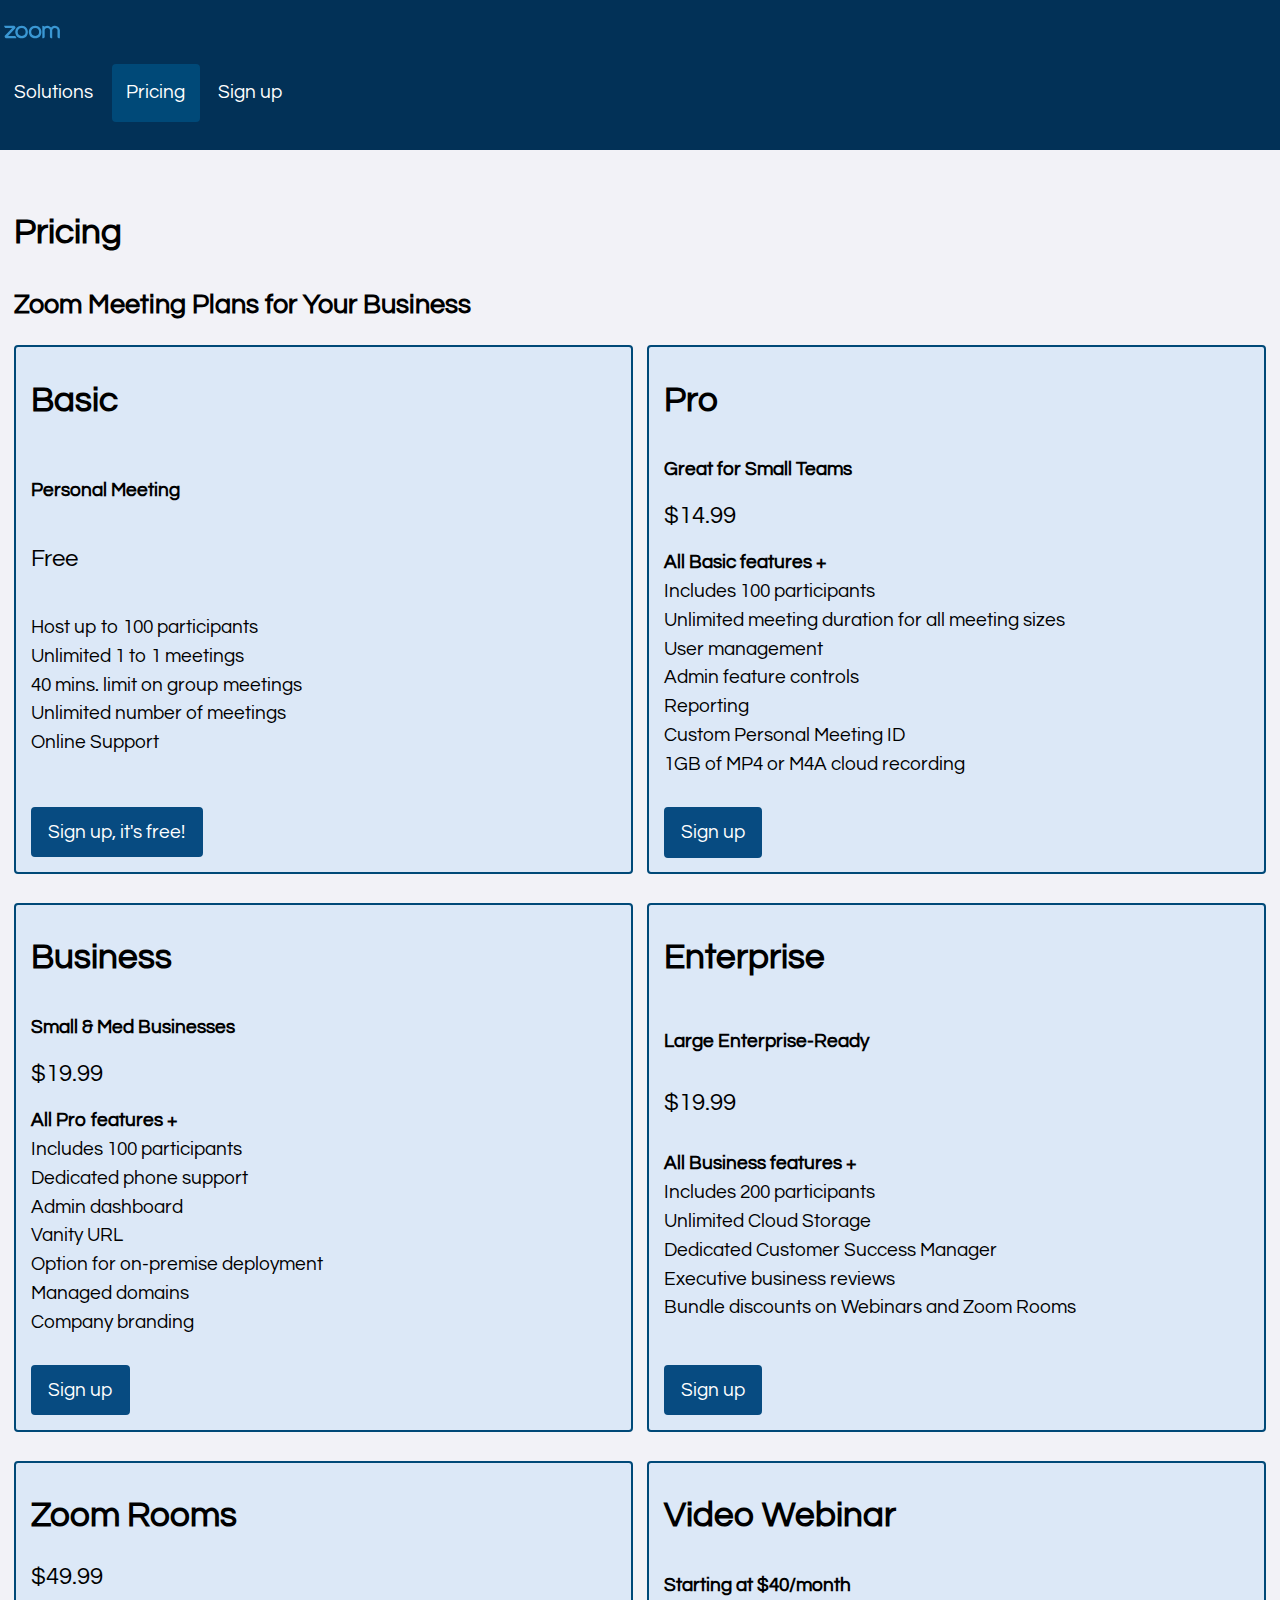
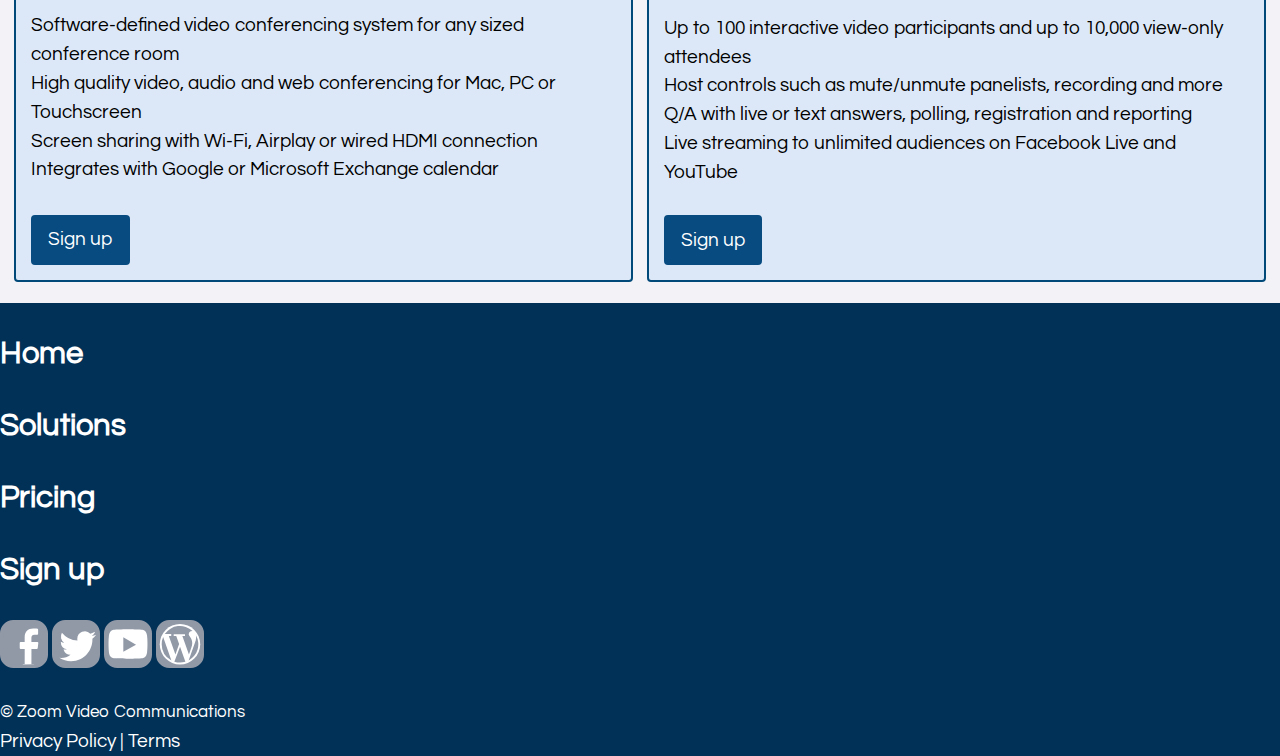
<file: pricing.html>
<!DOCTYPE html>
<html lang="en-ca">
<head>
  <meta charset="utf-8">
  <title>Pricing</title>
  <link href="https://fonts.googleapis.com/css?family=Questrial" rel="stylesheet">
  <meta name="viewport" content="width=device-width,initial-scale=1">
  <link href="css/modules.css" rel="stylesheet">
  <link href="css/grid.css" rel="stylesheet">
  <link href="css/type.css" rel="stylesheet">
  <link href="css/main.css" rel="stylesheet">
</head>
<body>

  <header>
    <div>
      <a href="index.html">
        <img class="icon i-64" src="images/zoom-logo.svg" alt="">
      </a>
    </div>
    <nav>
      <ul class="nav push-none pad-b list-group list-group-inline">
        <li><a class="island-1-2 link-box" href="tour.html">Solutions</a></li>
        <li><a id="current" class="island-1-2 link-box" href="pricing.html">Pricing</a></li>
        <li><a class="island-1-2 link-box" href="sign-up.html">Sign up</a></li>
      </ul>
    </nav>
  </header>

  <main>
    <h1 class="push-1-2 pad-t-2 gutter-1-2">Pricing</h1>
    <h2 class="tera push-1-2 pad-t-1-2 gutter-1-2">Zoom Meeting Plans for Your Business</h2>
    <ol class="grid grid-stretch gutter-1-4 list-group">

      <li class="unit island-1-4 xs-1 s-1 m-1-2 l-1-2 unit-content-distribute push-1-2">
        <div class="card content-fill unit-content-distribute island-1-2">
          <h2 class="exa pad-t-1-2 push-1-2">Basic</h2>
          <h2 class="kilo pad-t-1-2 push-1-2">Personal Meeting</h2>
          <p class="giga push-1-2">Free</p>
          <ol class="list-group">
            <li>Host up to 100 participants</li>
            <li>Unlimited 1 to 1 meetings</li>
            <li>40 mins. limit on group meetings</li>
            <li>Unlimited number of meetings</li>
            <li>Online Support</li>
          </ol>
          <div>
            <a class="btn" href="sign-up.html">Sign up, it's free!</a>
          </div>
        </div>
      </li>

      <li class="unit island-1-4 xs-1 s-1 m-1-2 l-1-2 unit-content-distribute push-1-2">
        <div class="card content-fill unit-content-distribute island-1-2">
          <h2 class="exa pad-t-1-2 push-1-2">Pro</h2>
          <h2 class="kilo pad-t-1-2 push-1-2">Great for Small Teams</h2>
          <p class="giga push-1-2">$14.99</p>
          <ol class="list-group">
            <li class="bold">All Basic features +</li>
            <li>Includes 100 participants</li>
            <li>Unlimited meeting duration for all meeting sizes</li>
            <li>User management</li>
            <li>Admin feature controls</li>
            <li>Reporting</li>
            <li>Custom Personal Meeting ID</li>
            <li>1GB of MP4 or M4A cloud recording</li>
          </ol>
          <div>
            <a class="btn" href="sign-up.html">Sign up</a>
          </div>
        </div>
      </li>

      <li class="unit island-1-4 xs-1 s-1 m-1-2 l-1-2 unit-content-distribute push-1-2">
        <div class="card content-fill unit-content-distribute island-1-2">
          <h2 class="exa pad-t-1-2 push-1-2">Business</h2>
          <h2 class="kilo pad-t-1-2 push-1-2">Small & Med Businesses</h2>
          <p class="giga push-1-2">$19.99</p>
          <ol class="list-group">
            <li class="bold">All Pro features +</li>
            <li>Includes 100 participants</li>
            <li>Dedicated phone support</li>
            <li>Admin dashboard</li>
            <li>Vanity URL</li>
            <li>Option for on-premise deployment</li>
            <li>Managed domains</li>
            <li>Company branding</li>
          </ol>
          <div>
            <a class="btn" href="sign-up.html">Sign up</a>
          </div>
        </div>
      </li>

      <li class="unit island-1-4 xs-1 s-1 m-1-2 l-1-2 unit-content-distribute push-1-2">
        <div class="card content-fill unit-content-distribute island-1-2">
          <h2 class="exa pad-t-1-2 push-1-2">Enterprise</h2>
          <h2 class="kilo pad-t-1-2 push-1-2">Large Enterprise-Ready</h2>
          <p class="giga push-1-2">$19.99</p>
          <ol class="list-group">
            <li class="bold">All Business features + </li>
            <li>Includes 200 participants</li>
            <li>Unlimited Cloud Storage</li>
            <li>Dedicated Customer Success Manager</li>
            <li>Executive business reviews</li>
            <li>Bundle discounts on Webinars and Zoom Rooms</li>
          </ol>
          <div>
            <a class="btn" href="sign-up.html">Sign up</a>
          </div>
        </div>
      </li>

      <li class="unit island-1-4 xs-1 s-1 m-1-2 l-1-2 unit-content-distribute push-1-2">
        <div class="card content-fill unit-content-distribute island-1-2">
          <h2 class="exa pad-t-1-2 push-1-2">Zoom Rooms</h2>
          <p class="giga push-1-2">$49.99</p>
          <ol class="list-group">
            <li>Software-defined video conferencing system for any sized conference room </li>
            <li>High quality video, audio and web conferencing for Mac, PC or Touchscreen</li>
            <li>Screen sharing with Wi-Fi, Airplay or wired HDMI connection </li>
            <li>Integrates with Google or Microsoft Exchange calendar</li>
          </ol>
          <div>
            <a class="btn" href="sign-up.html">Sign up</a>
          </div>
        </div>
      </li>

      <li class="unit island-1-4 xs-1 s-1 m-1-2 l-1-2 unit-content-distribute push-1-2">
        <div class="card content-fill unit-content-distribute island-1-2">
          <h2 class="exa pad-t-1-2 push-1-2">Video Webinar</h2>
          <h2 class="kilo pad-t-1-2 push-1-2">Starting at $40/month</h2>
          <ol class="list-group">
            <li>Up to 100 interactive video participants and up to 10,000 view-only attendees </li>
            <li>Host controls such as mute/unmute panelists, recording and more</li>
            <li>Q/A with live or text answers, polling, registration and reporting </li>
            <li>Live streaming to unlimited audiences on Facebook Live and YouTube</li>
          </ol>
          <div>
            <a class="btn" href="sign-up.html">Sign up</a>
          </div>
        </div>
      </li>
    </ol>
  </main>

  <footer class="pad-t">
    <div>
      <div>
        <a class="link-box" href="index.html"><h2>Home</h2></a>
      </div>
      <div>
        <a class="link-box" href="tour.html"><h2>Solutions</h2></a>
      </div>
      <div>
        <a class="link-box" href="pricing.html"><h2>Pricing</h2></a>
      </div>
      <div>
        <a class="link-box" href="sign-up.html"><h2>Sign up</h2></a>
      </div>

      <section>
        <div>
          <ol class="list-group list-group-inline">
            <li>
              <a href="#">
                <img class="icon i-48" src="images/facebook.svg" alt="">
              </a>
            </li>
            <li>
              <a href="#">
                <img class="icon i-48" src="images/twitter.svg" alt="">
              </a>
            </li>
            <li>
              <a href="#">
                <img class="icon i-48" src="images/youtube.svg" alt="">
              </a>
            </li>
            <li>
              <a href="#">
                <img class="icon i-48" src="images/wordpress.svg" alt="">
              </a>
            </li>
          </ol>
        </div>
      </section>

      <small>© Zoom Video Communications</small>
      <div>
        <a class="link-box" href="#">Privacy Policy | Terms</a>
      </div>
    </div>

  </footer>

</body>
</html>
</file>
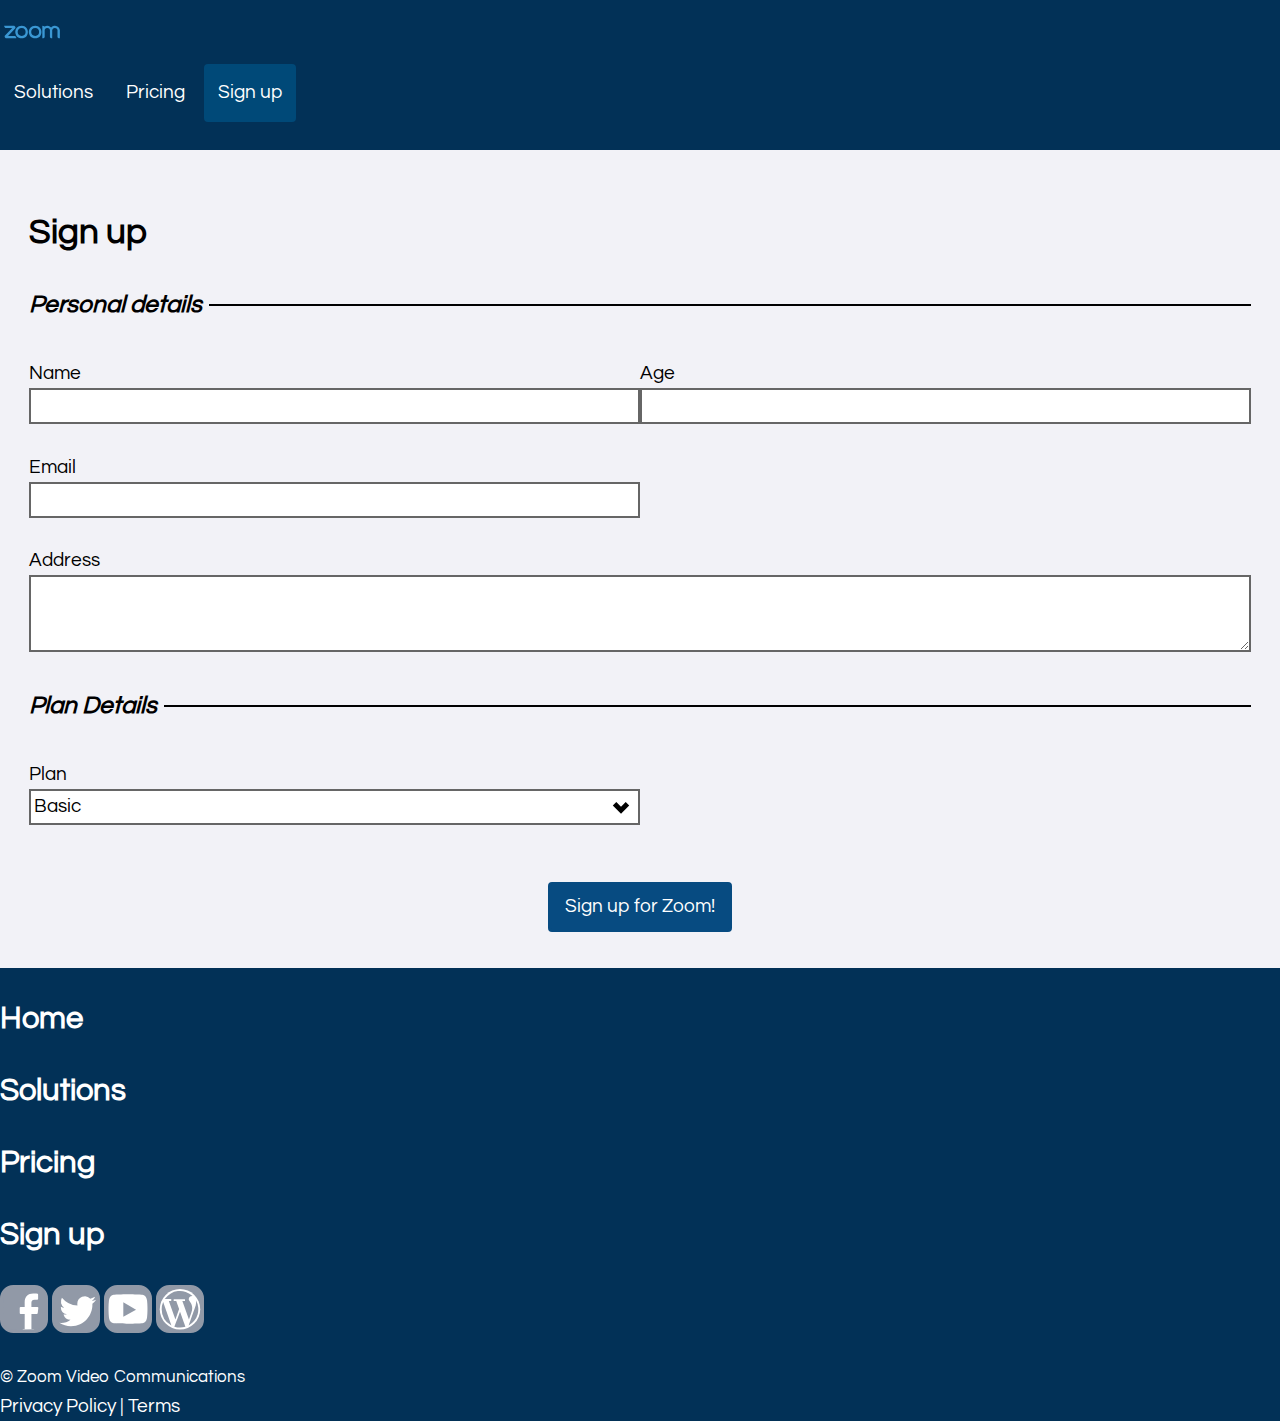
<file: sign-up.html>
<!DOCTYPE html>
<html lang="en-ca">
<head>
  <meta charset="utf-8">
  <title>Sign Up</title>
  <link href="https://fonts.googleapis.com/css?family=Questrial" rel="stylesheet">
  <meta name="viewport" content="width=device-width,initial-scale=1">
  <link href="css/modules.css" rel="stylesheet">
  <link href="css/grid.css" rel="stylesheet">
  <link href="css/type.css" rel="stylesheet">
  <link href="css/main.css" rel="stylesheet">
</head>
<body>

  <header>
    <div>
      <a href="index.html">
        <img class="icon i-64" src="images/zoom-logo.svg" alt="">
      </a>
    </div>
    <nav>
      <ul class="nav push-none pad-b list-group list-group-inline">
        <li><a class="island-1-2 link-box" href="tour.html">Solutions</a></li>
        <li><a class="island-1-2 link-box" href="pricing.html">Pricing</a></li>
        <li><a id="current" class="island-1-2 link-box" href="sign-up.html">Sign up</a></li>
      </ul>
    </nav>
  </header>

  <section class="pad-t-2 gutter">
    <h1>Sign up</h1>

    <form method="POST" action="https://formspree.io/smit1711@algonquinlive.com">
      <fieldset>
        <legend class="personal giga push italic">Personal details</legend>
        <div class="grid">
          <div class="name-div push unit xs-1 s-1 m-1 l-1-2">
            <label for="name">Name</label>
            <input id="name" name="name" required>
          </div>
          <div class="push unit xs-1 s-1 m-1 l-1-2">
            <label for="age">Age</label>
            <input id="age" type="number" name="age">
          </div>
          <div class="email-div push unit xs-1 s-1 m-1 l-1-2">
            <label for="email">Email</label>
            <input id="email" type="email" name="email">
          </div>
          <div class="unit xs-1 s-1 m-1 l-1">
            <label for="address">Address</label>
            <textarea id="address" name="address"></textarea>
          </div>
        </div>
      </fieldset>
      <fieldset>
        <legend class="mission giga push italic">Plan Details</legend>
        <div class="unit xs-1 s-1 m-1 l-1">
          <div class="push unit xs-1 s-1 m-1 l-1-2">
            <label for="subject">Plan</label>
            <select id="subject" name="_subject">
              <option>Basic</option>
              <option>Pro</option>
              <option>Business</option>
              <option>Enterprise</option>
              <option>Video Webinar</option>
              <option>Zoom Rooms</option>
            </select>
          </div>
        </div>
        <div class="pad-t center-content-horizontal">
          <button class="btn" type="submit">Sign up for Zoom!</button>
        </div>
        <input type="hidden" name="_subject" value="SIgn up to Zoom today!">
      </fieldset>
    </form>
  </section>

  <footer class="pad-t">
    <div>
      <div>
        <a class="link-box" href="index.html"><h2>Home</h2></a>
      </div>
      <div>
        <a class="link-box" href="tour.html"><h2>Solutions</h2></a>
      </div>
      <div>
        <a class="link-box" href="pricing.html"><h2>Pricing</h2></a>
      </div>
      <div>
        <a class="link-box" href="sign-up.html"><h2>Sign up</h2></a>
      </div>

      <section>
        <div>
          <ol class="list-group list-group-inline">
            <li>
              <a href="#">
                <img class="icon i-48" src="images/facebook.svg" alt="">
              </a>
            </li>
            <li>
              <a href="#">
                <img class="icon i-48" src="images/twitter.svg" alt="">
              </a>
            </li>
            <li>
              <a href="#">
                <img class="icon i-48" src="images/youtube.svg" alt="">
              </a>
            </li>
            <li>
              <a href="#">
                <img class="icon i-48" src="images/wordpress.svg" alt="">
              </a>
            </li>
          </ol>
        </div>
      </section>

      <small>© Zoom Video Communications</small>
      <div>
        <a class="link-box" href="#">Privacy Policy | Terms</a>
      </div>
    </div>

  </footer>

</body>
</html>
</file>
<file: css/modules.css>
/*
 * Modulifier || Code released under the UNLICENSE
 * Code under other copyrights & licenses listed below.
 * https://modulifier.web-dev.tools/#responsive;images;list-group;embed;media-object;icons;hidden;positioning;nice-lists;forms;buttons;accessibility;print
 */

@-moz-viewport { width: device-width; scale: 1; }
@-ms-viewport { width: device-width; scale: 1; }
@-o-viewport { width: device-width; scale: 1; }
@-webkit-viewport { width: device-width; scale: 1; }
@viewport { width: device-width; scale: 1; }

html {
  box-sizing: border-box;
  -moz-text-size-adjust: 100%;
  -ms-text-size-adjust: 100%;
  -webkit-text-size-adjust: 100%;
  text-size-adjust: 100%;
}

*, *::before, *::after {
  box-sizing: inherit;
}

body {
  margin: 0;
}

article,
aside,
details,
figcaption,
figure,
footer,
header,
main,
menu,
nav,
section,
summary {
  display: block;
}

audio,
canvas,
progress,
video {
  display: inline-block;
  vertical-align: baseline;
}

template {
  display: none;
}

details {
  cursor: pointer;
}

audio:not([controls]) {
  display: none;
  height: 0;
}

a,
area,
button,
input,
label,
select,
textarea,
[tabindex] {
  -ms-touch-action: manipulation;
  touch-action: manipulation;
}

img {
  border: 0;
}

.img-flex,
.img-flex img {
  display: block;
  width: 100%;
}

svg {
  fill: currentColor;
}

svg:not(:root) {
  overflow: hidden;
}

svg.img-flex {
  width: 100%;
  height: 100%;
}

.image-replacement, .ir {
  overflow: hidden;
  direction: ltr;
  text-align: left;
  text-indent: 100%;
  white-space: nowrap;
}

.list-group, .list-group-inline, .list-group--inline {
  padding-left: 0;
  list-style-type: none;
}

.list-group > dd {
  margin-left: 0;
}

.list-group-inline::before,
.list-group-inline::after,
.list-group--inline::before,
.list-group--inline::after {
  content: "";
  display: table;
}

.list-group-inline::after,
.list-group--inline::after {
  clear: both;
}

.list-group-inline > li,
.list-group--inline > li {
  display: inline-block;
}

.list-group-inline > dt,
.list-group--inline > dt {
  clear: left;
  float: left;
  width: 11em;
}

.list-group-inline > dd,
.list-group--inline > dd {
  float: left;
  min-width: 12em;
}

.embed {
  margin-left: 0;
  margin-right: 0;
  overflow: hidden;
  position: relative;
  width: 100%;
}

.embed-1by1, .embed--1by1 {
  padding-top: 100%; /* Square */
}

.embed-4by3, .embed--4by3 {
  padding-top: 75%; /* Traditional TV/computer screens */
}

.embed-iso216, .embed--iso216 {
  padding-top: 70.92%; /* A-standard paper sizes */
}

.embed-3by2, .embed--3by2 {
  padding-top: 66.6%; /* Classic 35 mm film & most digital photos, landscape */
}

.embed-2by3, .embed--2by3 {
  padding-top: 150%; /* Classic 35 mm film & most digital photos, portrait */
}

.embed-golden, .embed--golden {
  padding-top: 61.8%; /* The Golden Ratio */
}

.embed-16by9, .embed--16by9 {
  padding-top: 56.25%; /* HD TV */
}

.embed-185by100, .embed--185by100 {
  padding-top: 54.05%; /* Common widescreen cinema */
}

.embed-24by10, .embed--24by10 {
  padding-top: 41.667%; /* Widescreen cinema: 2.4:1 */
}

.embed-3by1, .embed--3by1 {
  padding-top: 33.3333%; /* Panorama photos */
}

.embed-4by1, .embed--4by1 {
  padding-top: 25%; /* Polyvision */
}

.embed-5by1, .embed--5by1 {
  padding-top: 20%; /* Really wide... */
}

.embed-item, .embed__item {
  min-height: 100%;
  left: 0;
  position: absolute;
  top: 0;
  width: 100%;
}

.media {
  overflow: hidden;
}

.media-img, .media__img {
  float: left;
}

.media-img-reversed, .media__img--reversed {
  float: right;
}

.media-img-stacked, .media__img--stacked {
  float: none;
}

.media-body, .media__body {
  overflow: hidden;
  min-width: 12em; /* Slightly less than 200px, responsiveness built in */
}

.icon {
  display: inline-block;
  position: relative;
  background: transparent none no-repeat center center;
  background-size: contain;
  vertical-align: middle;
}

.i-16, .i--16 {
  height: 16px;
  width: 16px;
}

.i-18, .i--18 {
  height: 18px;
  width: 18px;
}

.i-20, .i--20 {
  height: 20px;
  width: 20px;
}

.i-24, .i--24 {
  height: 24px;
  width: 24px;
}

.i-32, .i--32 {
  height: 32px;
  width: 32px;
}

.i-48, .i--48 {
  height: 48px;
  width: 48px;
}

.i-64, .i--64 {
  height: 64px;
  width: 64px;
}

.i-96, .i--96 {
  height: 96px;
  width: 96px;
}

.i-128, .i--128 {
  height: 128px;
  width: 128px;
}

.i-192, .i--192 {
  height: 192px;
  width: 192px;
}

.i-256, .i--256 {
  height: 256px;
  width: 256px;
}

.icon img,
.icon svg {
  left: 0;
  height: 100%;
  position: absolute;
  top: 0;
  width: 100%;
  fill: currentColor;
}

.icon-label {
  vertical-align: middle;
}

.icon-link,
.icon-link:focus,
.icon-link:hover {
  text-decoration: none;
}

[hidden], .hidden {
  /* stylelint-disable declaration-no-important */
  display: none !important;
  visibility: hidden !important;
  /* stylelint-enable */
}

.visually-hidden {
  height: 1px;
  margin: -1px;
  overflow: hidden;
  padding: 0;
  position: absolute;
  width: 1px;
  border: 0;
  clip: rect(0 0 0 0);
  clip-path: inset(50%);
}

.visually-hidden.focusable:active, .visually-hidden.focusable:focus {
  height: auto;
  margin: 0;
  overflow: visible;
  position: static;
  width: auto;
  clip: auto;
  clip-path: none;
}

.invisible {
  visibility: hidden;
}

.chop,
.crop {
  overflow: hidden;
}

.truncate {
  max-width: 100%;
  overflow: hidden;
  width: 100%;
  text-overflow: ellipsis;
  white-space: nowrap;
}

.scrollable {
  max-width: 100%;
  overflow-x: auto;
  overflow-y: hidden;
  -webkit-overflow-scrolling: touch;
}

.clearfix::after {
  content: " ";
  display: block;
  clear: both;
}

.left {
  float: left;
}

.right {
  float: right;
}

.center-text,
.center-flow {
  text-align: center;
}

.center-block {
  margin-left: auto;
  margin-right: auto;
}

.no-auto-margins,
.not-centered {
  /* stylelint-disable declaration-no-important */
  margin-left: 0 !important;
  margin-right: 0 !important;
  /* stylelint-enable */
}

.center-content,
.center-content-vertical,
.center-contents,
.center-contents-vertical {
  display: -webkit-flex;
  display: -ms-flexbox;
  display: flex;
  -webkit-justify-content: center;
  -ms-flex-pack: center;
  justify-content: center;
  -webkit-align-items: center;
  -ms-flex-align: center;
  align-items: center;
  -webkit-align-content: center;
  -ms-flex-line-pack: center;
  align-content: center;
  -webkit-flex-direction: column wrap;
  -ms-flex-direction: column wrap;
  flex-flow: column wrap;
}

.center-content-start,
.center-content-vertical-start,
.center-contents-start,
.center-contents-vertical-start {
  display: -webkit-flex;
  display: -ms-flexbox;
  display: flex;
  -webkit-justify-content: center;
  -ms-flex-pack: center;
  justify-content: center;
  -webkit-flex-direction: column wrap;
  -ms-flex-direction: column wrap;
  flex-flow: column wrap;
}

.center-content-horizontal,
.center-contents-horizontal {
  display: -webkit-flex;
  display: -ms-flexbox;
  display: flex;
  -webkit-justify-content: center;
  -ms-flex-pack: center;
  justify-content: center;
  -webkit-align-items: center;
  -ms-flex-align: center;
  align-items: center;
  -webkit-align-content: center;
  -ms-flex-line-pack: center;
  align-content: center;
  -webkit-flex-direction: row wrap;
  -ms-flex-direction: row wrap;
  flex-flow: row wrap;
}

.inline {
  display: inline;
}

.block {
  display: block;
}

.inline-block, .ib {
  display: inline-block;
}

.valign-top {
  vertical-align: top;
}

.valign-bottom {
  vertical-align: bottom;
}

.valign-middle {
  vertical-align: middle;
}

.fixed {
  position: fixed;
}

.relative {
  position: relative;
}

[class*="pin-"],
.absolute {
  position: absolute;
}

.static {
  position: static;
}

.zindex-1 {
  z-index: 1;
}

.zindex-2 {
  z-index: 2;
}

.zindex-3 {
  z-index: 3;
}

.zindex-1000 {
  z-index: 1000;
}

.pin-top-left,
.pin-left-top,
.pin-tl,
.pin-lt {
  top: 0;
  left: 0;
}

.pin-top-right,
.pin-right-top,
.pin-tr,
.pin-rt {
  top: 0;
  right: 0;
}

.pin-bottom-left,
.pin-left-bottom,
.pin-bl,
.pin-lb {
  bottom: 0;
  left: 0;
}

.pin-bottom-right,
.pin-right-bottom,
.pin-br,
.pin-rb {
  bottom: 0;
  right: 0;
}

.pin-top-center,
.pin-center-top,
.pin-tc,
.pin-ct {
  left: 50%;
  top: 0;
  transform: translateX(-50%);
}

.pin-bottom-center,
.pin-center-bottom,
.pin-bc,
.pin-cb {
  bottom: 0;
  left: 50%;
  transform: translateX(-50%);
}

.pin-center-left,
.pin-left-center,
.pin-cl,
.pin-lc {
  left: 0;
  top: 50%;
  transform: translateY(-50%);
}

.pin-center-right,
.pin-right-center,
.pin-cr,
.pin-rc {
  right: 0;
  top: 50%;
  transform: translateY(-50%);
}

.pin-center, .pin-c {
  left: 50%;
  top: 50%;
  transform: translate(-50%, -50%);
}

.width-quarter, .w-1-4 {
  width: 25%;
}

.width-half, .w-1-2 {
  width: 50%;
}

.width-full, .w-1 {
  width: 100%;
}

.height-quarter, .h-1-4 {
  height: 25%;
}

.height-half, .h-1-2 {
  height: 50%;
}

.height-full, .h-1 {
  height: 100%;
}

.height-win-quarter, .h-w-1-4 {
  height: 25vh;
  max-height: 46em;
}

.height-win-half, .h-w-1-2 {
  height: 50vh;
  max-height: 46em;
}

.height-win-full, .h-w-1 {
  height: 100vh;
  max-height: 46em;
}

ul {
  list-style-type: none;
}

ul > li::before {
  content: "·";
  float: left;
  margin-left: -1.6em;
  width: 1.3em;
  text-align: right;
}

ol {
  counter-reset: ol-simple-numbers;
  list-style-type: none;
}

ol > li::before {
  float: left;
  margin-left: -1.6em;
  width: 1.3em;
  counter-increment: ol-simple-numbers;
  content: counter(ol-simple-numbers);
  text-align: right;
}

.list-group > li::before,
.list-group-inline > li::before,
.list-group--inline > li::before {
  content: none;
}

/* stylelint-disable no-descending-specificity */

/*
 * (c) Nicolas Gallagher and Jonathan Neal of Normalize.css || MIT License
 *     https://necolas.github.io/normalize.css/
 */

button,
input,
optgroup,
select,
textarea {
  color: inherit;
  font: inherit;
  margin: 0;
}

button,
input {
  overflow: visible;
}

button,
select {
  text-transform: none;
}

button,
html [type="button"],
[type="reset"],
[type="submit"] {
  -webkit-appearance: button;
  cursor: pointer;
}

button[disabled],
html input[disabled] {
  cursor: default;
}

button::-moz-focus-inner,
input::-moz-focus-inner {
  border: 0;
  padding: 0;
}

[type="checkbox"],
[type="radio"] {
  opacity: 0;
  position: absolute;
  height: 1px;
  width: 1px;
}

[type="number"]::-webkit-inner-spin-button,
[type="number"]::-webkit-outer-spin-button {
  height: auto;
}

[type="search"]::-webkit-search-cancel-button,
[type="search"]::-webkit-search-decoration {
  -webkit-appearance: none;
}

fieldset {
  padding-left: 0;
  padding-right: 0;

  border: 0;
  border-top: 2px solid #666;
}

legend {
  color: inherit;
  display: table;
  max-width: 100%;
  padding: 0 .3em 0 0;
  white-space: normal;

  border: 0;

  font-weight: bold;
}

optgroup {
  font-weight: bold;
}

::-webkit-input-placeholder {
  color: inherit;
  opacity: .54;
}

::-webkit-file-upload-button {
  -webkit-appearance: button;
  font: inherit;
}

/* End Normalize.css code */

label,
.label-block {
  display: block;
  cursor: pointer;
}

[type="checkbox"] + label,
[type="radio"] + label,
.label-inline {
  display: inline-block;
}

input:not([type]),
[type="text"],
[type="number"],
[type="search"],
[type="url"],
[type="email"],
[type="password"],
[type="tel"],
[type="datetime-local"],
[type="month"],
[type="week"],
[type="date"],
[type="time"],
[type="range"],
select,
textarea {
  -moz-appearance: none;
  -webkit-appearance: none;
  appearance: none;
}

input,
textarea {
  display: block;
  width: 100%;

  background-color: #fff;
  border: 2px solid #666;
  border-radius: 0;
}

label {
  vertical-align: middle;
}

textarea {
  max-width: 100%;
  min-height: 4em;
  overflow: auto;
}

[type="color"] {
  display: inline-block;
  width: 2em;
}

select {
  display: block;
  width: 100%;

  background-image: url("data:image/svg+xml,%3Csvg xmlns='http://www.w3.org/2000/svg' width='256' height='256' viewBox='0 0 256 256'%3E%3Cpath fill='none' stroke='%23000' stroke-miterlimit='10' stroke-width='70' d='M36.3 82.1l91.9 91.8 91.5-91.8'/%3E%3C/svg%3E");
  background-repeat: no-repeat;
  background-position: calc(100% - .4em) center;
  background-size: 18px auto;
  background-color: #fff;
  border: 2px solid #666;
  border-radius: 0;
}

[type="checkbox"] + label::before {
  content: " ";
  display: inline-block;
  height: 1.8em;
  margin-right: .3em;
  position: relative;
  vertical-align: middle;
  top: -.1em;
  width: 1.8em;

  background-color: #fff;
  background-size: cover;
  border: 2px solid #666;

  line-height: inherit;
}

[type="checkbox"]:checked + label::before {
  background-image: url("data:image/svg+xml,%3Csvg xmlns='http://www.w3.org/2000/svg' width='256' height='256' viewBox='0 0 256 256'%3E%3Cpath fill='none' stroke='%23000' stroke-miterlimit='10' stroke-width='50' d='M49.9 130.1l50.8 50.7L206.1 75.2'/%3E%3C/svg%3E");
}

[type="checkbox"]:focus + label::before {
  outline: 3px solid #000;
  z-index: 1000;
}

[type="radio"] + label::before {
  content: " ";
  display: inline-block;
  height: 1.8em;
  margin-right: .3em;
  position: relative;
  vertical-align: middle;
  top: -.1em;
  width: 1.8em;

  background-color: #fff;
  background-size: cover;
  border: 2px solid #666;
  border-radius: 50%;

  line-height: inherit;
}

[type="radio"]:checked + label::before {
  background-image: url("data:image/svg+xml,%3Csvg xmlns='http://www.w3.org/2000/svg' width='256' height='256' viewBox='0 0 256 256'%3E%3Ccircle cx='128' cy='128' r='70.4'/%3E%3C/svg%3E");
}

[type="radio"]:focus + label::before,
[type="radio"] + label:focus::before {
  box-shadow: 0 0 0 3px #000;
  z-index: 1000;
}

[type="range"] {
  border: 0;
  background-color: #fff;
}

[type="range"]::-webkit-slider-runnable-track {
  height: 6px;

  -webkit-appearance: none;
  appearance: none;
  background-color: #ccc;
  border: 0;
  border-radius: 3px;
}

[type="range"]:active::-webkit-slider-runnable-track {
  background-color: #ccc;
}

[type="range"]::-moz-range-track {
  height: 6px;

  -moz-appearance: none;
  appearance: none;
  background-color: #ccc;
  border: 0;
  border-radius: 3px;
}

[type="range"]:active::-moz-range-track {
  background-color: #ccc;
}

[type="range"]::-ms-track {
  height: 6px;

  -ms-appearance: none;
  appearance: none;
  background-color: #ccc;
  border: 0;
  border-radius: 3px;
}

[type="range"]:active::-ms-track {
  background-color: #ccc;
}

[type="range"]::-webkit-slider-thumb {
  margin-top: -4px;
  height: 16px;
  width: 16px;

  -webkit-appearance: none;
  appearance: none;
  background-color: #000;
  border: none;
  border-radius: 50%;
}

[type="range"]:hover::-webkit-slider-thumb {
  background-color: #000;
}

[type="range"]:active::-webkit-slider-thumb {
  background-color: #000;
}

[type="range"]::-moz-range-thumb {
  margin-top: -4px;
  height: 16px;
  width: 16px;

  -webkit-appearance: none;
  appearance: none;
  background-color: #000;
  border: none;
  border-radius: 50%;
}

[type="range"]:hover::-moz-range-thumb {
  background-color: #000;
}

[type="range"]:active::-moz-range-thumb {
  background-color: #000;
}

[type="range"]::-ms-thumb {
  margin-top: -4px;
  height: 16px;
  width: 16px;

  -webkit-appearance: none;
  appearance: none;
  background-color: #000;
  border: none;
  border-radius: 50%;
}

[type="range"]:hover::-ms-thumb {
  background-color: #000;
}

[type="range"]:active::-ms-thumb {
  background-color: #000;
}

[type="checkbox"].hide-custom-input + label::before,
[type="checkbox"] + .hide-custom-input::before,
[type="radio"].hide-custom-input + label::before,
[type="radio"] + .hide-custom-input::before {
  content: none;
  display: none;
}

/* stylelint-enable */

.link-box {
  display: block;
  text-decoration: none;
}

/* stylelint-disable no-descending-specificity */

button,
.btn {
  cursor: pointer;
  display: inline-block;
  margin: 0;
  overflow: visible;
  padding: .375em .75em .42em;
  -webkit-appearance: none;
  -moz-appearance: none;
  appearance: none;
  background-color: #333;
  border-radius: 4px;
  border: 3px solid #333;
  color: #fff;
  font: inherit;
  text-decoration: none;
  text-transform: none;
}

button::-moz-focus-inner {
  border: 0;
  padding: 0;
}

/* stylelint-enable */

button:focus,
button:hover,
.btn:focus,
.btn:hover {
  background-color: #000;
  border-color: #000;
  color: #fff;
}

button[disabled] {
  cursor: default;
}

.btn-light, .btn--light {
  background-color: #e2e2e2;
  border-color: #e2e2e2;
  color: #000;
}

.btn-light:focus,
.btn-light:hover,
.btn--light:focus,
.btn--light:hover {
  background-color: #666;
  border-color: #666;
  color: #fff;
}

.btn-ghost,
.btn--ghost {
  background-color: transparent;
  border-color: #333;
  color: #000;
}

.btn-ghost:focus,
.btn-ghost:hover,
.btn--ghost:focus,
.btn--ghost:hover {
  background-color: #e2e2e2;
  border-color: #000;
  color: #000;
}

.btn-link {
  display: inline;
  padding: 0;
  background-color: transparent;
  border-radius: 0;
  border: 0;
  color: inherit;
}

.btn-link:focus,
.btn-link:hover {
  background-color: transparent;
  color: inherit;
}

a:hover, a:active {
  outline: none;
}

a:focus,
[tabindex="0"]:focus,
details:focus,
summary:focus,
input:focus,
textarea:focus,
button:focus,
select:focus {
  outline: 3px solid #000;
  outline-offset: 0;
}

a:focus, [tabindex="0"]:focus {
  outline-offset: 3px;
}

.skip-links {
  margin: 0;
  padding: 0;
  list-style-type: none;
}

.skip-links > li::before {
  content: none; /* Remove the bullets if nice lists is selected */
}

.skip-links a,
.skip-links button {
  padding: .5em .75em;
  position: absolute;
  top: -10em;
  z-index: 10000; /* To make sure they're always on top */
  background-color: #000;
  border: 0;
  color: #fff;
  font-size: 1.125rem;
  font-weight: bold;
  text-decoration: none;
}

.skip-links a:focus,
.skip-links button:focus {
  outline-offset: 3px;
  top: 0;
}

[aria-busy="true"] {
  cursor: progress;
}

[aria-controls] {
  cursor: pointer;
}

[aria-disabled] {
  cursor: default;
}

.print-only {
  display: none;
  visibility: hidden;
}

.page-break-before {
  page-break-before: always;
}

.page-break-after {
  page-break-after: always;
}

.no-page-break-inside {
  page-break-inside: avoid;
}

@media print {

  /* stylelint-disable declaration-no-important */

  .no-print {
    display: none !important;
    visibility: hidden !important;
  }

  .print-only,
  .force-print {
    display: block !important;
    visibility: visible !important;
  }

  /* stylelint-enable */

  .visually-hidden.force-print {
    height: auto;
    margin: 0;
    overflow: visible;
    padding: 0;
    position: static;
    width: auto;
    border: 0;
    clip: initial;
    clip-path: none;
  }

  /*
   * (c) Fabien Sa || MIT License
   *     http://bafs.github.io/Gutenberg/
   */

  table,
  blockquote,
  pre,
  code,
  figure,
  li,
  hr,
  ul,
  ol,
  a,
  tr {
    page-break-inside: avoid;
  }

  h1, h2, h3, h4, h5, h6, p, a {
    orphans: 3;
    widows: 3;
  }

  h1,
  h2,
  h3,
  h4,
  h5,
  h6 {
    page-break-after: avoid;
    page-break-inside: avoid;
  }

  h1 + p,
  h2 + p,
  h3 + p,
  h4 + p,
  h5 + p,
  h6 + p {
    page-break-before: avoid;
  }

  img {
    page-break-after: auto;
    page-break-before: auto;
    page-break-inside: avoid;
  }

  /* stylelint-disable declaration-no-important */

  pre {
    white-space: pre-wrap !important;
    word-wrap: break-word;
  }

  /* stylelint-enable */

  /* End Gutenberg code */

  /*
   * (c) HTML5 Boilerplate || MIT License
   *     https://html5boilerplate.com/
   */

  /* stylelint-disable declaration-no-important */

  *, *::before, *::after, *::first-letter, *::first-line {
    background: none transparent !important;
    color: #000 !important;
    box-shadow: none !important;
    text-shadow: none !important;
  }

  /* stylelint-enable */

  a, a:visited {
    text-decoration: underline;
  }

  a[href]::after {
    content: " (" attr(href) ")";
  }

  abbr[title]::after {
    content: " (" attr(title) ")";
  }

  a[href^="#"]::after,
  a[href^="javascript:"]::after,
  a.no-print-href::after,
  a.href-no-print::after {
    content: "";
  }

  thead {
    display: table-header-group;
  }

  /* End HTML5 Boilerplate code */

}
</file>
<file: css/grid.css>
/*
  Gridifier || Code released under the UNLICENSE
  https://gridifier.web-dev.tools/#xs,4,0,0,0;s,4,25,0,0;m,4,38,1,1;l,4,60,1,1
*/

.grid {
  margin: 0;
  padding: 0;
  letter-spacing: -.31em;
  text-rendering: optimizeSpeed;
  display: -webkit-flex;
  display: -ms-flexbox;
  display: flex;
  -webkit-flex-flow: row wrap;
  -ms-flex-flow: row wrap;
  flex-flow: row wrap;
}

.grid-bottom {
  -webkit-align-items: flex-end;
  -ms-align-items: flex-end;
  align-items: flex-end;
}

.grid-middle {
  -webkit-align-items: center;
  -ms-align-items: center;
  align-items: center;
}

.grid-stretch {
  -webkit-align-items: stretch;
  -ms-align-items: stretch;
  align-items: stretch;
}

.opera-only :-o-prefocus,
.grid {
  word-spacing: -.43em;
}

.unit {
  letter-spacing: normal;
  text-rendering: auto;
  vertical-align: top;
  word-spacing: normal;
  display: inline-block;
  visibility: visible;
}

.grid-bottom .unit {
  vertical-align: bottom;
}

.grid-middle .unit {
  vertical-align: middle;
}

[class*="unit-push-"],
[class*="unit-pull-"] {
  position: relative;
}

.unit-content-distribute {
  display: -ms-flexbox;
  display: -webkit-flex;
  display: flex;
  -ms-flex-direction: column;
  -webkit-flex-direction: column;
  flex-direction: column;
  -ms-flex-pack: justify;
  -webkit-justify-content: space-between;
  justify-content: space-between;
}

.unit-content-center,
.unit-content-center-vertical {
  display: -webkit-flex;
  display: -ms-flexbox;
  display: flex;
  -webkit-justify-content: center;
  -ms-flex-pack: center;
  justify-content: center;
  -webkit-align-items: center;
  -ms-flex-align: center;
  align-items: center;
  -webkit-align-content: center;
  -ms-flex-line-pack: center;
  align-content: center;
  -webkit-flex-direction: column wrap;
  -ms-flex-direction: column wrap;
  flex-flow: column wrap;
}

.unit-content-center-horizontal {
  display: -webkit-flex;
  display: -ms-flexbox;
  display: flex;
  -webkit-justify-content: center;
  -ms-flex-pack: center;
  justify-content: center;
  -webkit-align-items: center;
  -ms-flex-align: center;
  align-items: center;
  -webkit-align-content: center;
  -ms-flex-line-pack: center;
  align-content: center;
  -webkit-flex-direction: row wrap;
  -ms-flex-direction: row wrap;
  flex-flow: row wrap;
}

.content-fill,
.content-stretch {
  -ms-flex-grow: 2;
  -webkit-flex-grow: 2;
  flex-grow: 2;
  max-width: 100%; /* @bugfix: IE 10, 11 */
}

.content-shrink {
  -ms-align-self: center;
  -webkit-align-self: center;
  align-self: center;
}

.unit-xs-hidden,
.xs-0 {
  display: none;
  visibility: hidden;
}

.unit-xs-centered {
  margin: 0 auto;
}

.unit-xs-1,
.xs-1 {
  display: block;
  visibility: visible;
  width: 100%;
}

.unit-xs-1-2,
.xs-1-2 {
  width: 50%;
}

.unit-xs-1-3,
.xs-1-3 {
  width: 33.3333%;
}

.unit-xs-2-3,
.xs-2-3 {
  width: 66.6667%;
}

.unit-xs-1-4,
.xs-1-4 {
  width: 25%;
}

.unit-xs-3-4,
.xs-3-4 {
  width: 75%;
}

.unit-xs-1-2,
.xs-1-2,
.unit-xs-1-3,
.xs-1-3,
.unit-xs-2-3,
.xs-2-3,
.unit-xs-1-4,
.xs-1-4,
.unit-xs-3-4,
.xs-3-4 {
  display: inline-block;
  visibility: visible;
}

.unit-xs-1-2[class*="-content-"],
.xs-1-2[class*="-content-"],
.unit-xs-1-3[class*="-content-"],
.xs-1-3[class*="-content-"],
.unit-xs-2-3[class*="-content-"],
.xs-2-3[class*="-content-"],
.unit-xs-1-4[class*="-content-"],
.xs-1-4[class*="-content-"],
.unit-xs-3-4[class*="-content-"],
.xs-3-4[class*="-content-"] {
  display: -webkit-flex;
  display: -ms-flexbox;
  display: flex;
}

.unit-xs-content-distribute,
.xs-content-distribute {
  display: -ms-flexbox;
  display: -webkit-flex;
  display: flex;
  -ms-flex-direction: column;
  -webkit-flex-direction: column;
  flex-direction: column;
  -ms-flex-pack: justify;
  -webkit-justify-content: space-between;
  justify-content: space-between;
}

.unit-xs-content-center,
.unit-xs-content-center-vertical {
  display: -webkit-flex;
  display: -ms-flexbox;
  display: flex;
  -webkit-justify-content: center;
  -ms-flex-pack: center;
  justify-content: center;
  -webkit-align-items: center;
  -ms-flex-align: center;
  align-items: center;
  -webkit-align-content: center;
  -ms-flex-line-pack: center;
  align-content: center;
  -webkit-flex-direction: column wrap;
  -ms-flex-direction: column wrap;
  flex-flow: column wrap;
}

.unit-xs-content-center-horizontal {
  display: -webkit-flex;
  display: -ms-flexbox;
  display: flex;
  -webkit-justify-content: center;
  -ms-flex-pack: center;
  justify-content: center;
  -webkit-align-items: center;
  -ms-flex-align: center;
  align-items: center;
  -webkit-align-content: center;
  -ms-flex-line-pack: center;
  align-content: center;
  -webkit-flex-direction: row wrap;
  -ms-flex-direction: row wrap;
  flex-flow: row wrap;
}

.xs-content-fill,
.xs-content-stretch {
  -ms-flex-grow: 2;
  -webkit-flex-grow: 2;
  flex-grow: 2;
  max-width: 100%; /* @bugfix: IE 10, 11 */
}

.xs-content-shrink {
  -ms-align-self: center;
  -webkit-align-self: center;
  align-self: center;
}

@media only screen and (min-width: 25em) {

  .unit-s-hidden,
  .s-0 {
    display: none;
    visibility: hidden;
  }

  .unit-s-centered {
    margin: 0 auto;
  }

  .unit-s-1,
  .s-1 {
    display: block;
    visibility: visible;
    width: 100%;
  }

  .unit-s-1-2,
  .s-1-2 {
    width: 50%;
  }

  .unit-s-1-3,
  .s-1-3 {
    width: 33.3333%;
  }

  .unit-s-2-3,
  .s-2-3 {
    width: 66.6667%;
  }

  .unit-s-1-4,
  .s-1-4 {
    width: 25%;
  }

  .unit-s-3-4,
  .s-3-4 {
    width: 75%;
  }

  .unit-s-1-2,
  .s-1-2,
  .unit-s-1-3,
  .s-1-3,
  .unit-s-2-3,
  .s-2-3,
  .unit-s-1-4,
  .s-1-4,
  .unit-s-3-4,
  .s-3-4 {
    display: inline-block;
    visibility: visible;
  }

  .unit-s-1-2[class*="-content-"],
  .s-1-2[class*="-content-"],
  .unit-s-1-3[class*="-content-"],
  .s-1-3[class*="-content-"],
  .unit-s-2-3[class*="-content-"],
  .s-2-3[class*="-content-"],
  .unit-s-1-4[class*="-content-"],
  .s-1-4[class*="-content-"],
  .unit-s-3-4[class*="-content-"],
  .s-3-4[class*="-content-"] {
    display: -webkit-flex;
    display: -ms-flexbox;
    display: flex;
  }

  .unit-s-content-distribute,
  .s-content-distribute {
    display: -ms-flexbox;
    display: -webkit-flex;
    display: flex;
    -ms-flex-direction: column;
    -webkit-flex-direction: column;
    flex-direction: column;
    -ms-flex-pack: justify;
    -webkit-justify-content: space-between;
    justify-content: space-between;
  }

  .unit-s-content-center,
  .unit-s-content-center-vertical {
    display: -webkit-flex;
    display: -ms-flexbox;
    display: flex;
    -webkit-justify-content: center;
    -ms-flex-pack: center;
    justify-content: center;
    -webkit-align-items: center;
    -ms-flex-align: center;
    align-items: center;
    -webkit-align-content: center;
    -ms-flex-line-pack: center;
    align-content: center;
    -webkit-flex-direction: column wrap;
    -ms-flex-direction: column wrap;
    flex-flow: column wrap;
  }

  .unit-s-content-center-horizontal {
    display: -webkit-flex;
    display: -ms-flexbox;
    display: flex;
    -webkit-justify-content: center;
    -ms-flex-pack: center;
    justify-content: center;
    -webkit-align-items: center;
    -ms-flex-align: center;
    align-items: center;
    -webkit-align-content: center;
    -ms-flex-line-pack: center;
    align-content: center;
    -webkit-flex-direction: row wrap;
    -ms-flex-direction: row wrap;
    flex-flow: row wrap;
  }

  .s-content-fill,
  .s-content-stretch {
    -ms-flex-grow: 2;
    -webkit-flex-grow: 2;
    flex-grow: 2;
    max-width: 100%; /* @bugfix: IE 10, 11 */
  }

  .s-content-shrink {
    -ms-align-self: center;
    -webkit-align-self: center;
    align-self: center;
  }

}

@media only screen and (min-width: 38em) {

  .unit-m-hidden,
  .m-0 {
    display: none;
    visibility: hidden;
  }

  .unit-m-centered {
    margin: 0 auto;
  }

  .unit-m-1,
  .m-1 {
    display: block;
    visibility: visible;
    width: 100%;
  }

  .unit-offset-m-0 {
    margin-left: 0;
  }

  .unit-push-m-0,
  .unit-pull-m-0 {
    left: 0;
  }

  .unit-m-1-2,
  .m-1-2 {
    width: 50%;
  }

  .unit-offset-m-1-2 {
    margin-left: 50%;
  }

  .unit-push-m-1-2 {
    left: 50%;
  }

  .unit-pull-m-1-2 {
    left: -50%;
  }

  .unit-m-1-3,
  .m-1-3 {
    width: 33.3333%;
  }

  .unit-offset-m-1-3 {
    margin-left: 33.3333%;
  }

  .unit-push-m-1-3 {
    left: 33.3333%;
  }

  .unit-pull-m-1-3 {
    left: -33.3333%;
  }

  .unit-m-2-3,
  .m-2-3 {
    width: 66.6667%;
  }

  .unit-offset-m-2-3 {
    margin-left: 66.6667%;
  }

  .unit-push-m-2-3 {
    left: 66.6667%;
  }

  .unit-pull-m-2-3 {
    left: -66.6667%;
  }

  .unit-m-1-4,
  .m-1-4 {
    width: 25%;
  }

  .unit-offset-m-1-4 {
    margin-left: 25%;
  }

  .unit-push-m-1-4 {
    left: 25%;
  }

  .unit-pull-m-1-4 {
    left: -25%;
  }

  .unit-m-3-4,
  .m-3-4 {
    width: 75%;
  }

  .unit-offset-m-3-4 {
    margin-left: 75%;
  }

  .unit-push-m-3-4 {
    left: 75%;
  }

  .unit-pull-m-3-4 {
    left: -75%;
  }

  .unit-m-1-2,
  .m-1-2,
  .unit-m-1-3,
  .m-1-3,
  .unit-m-2-3,
  .m-2-3,
  .unit-m-1-4,
  .m-1-4,
  .unit-m-3-4,
  .m-3-4 {
    display: inline-block;
    visibility: visible;
  }

  .unit-m-1-2[class*="-content-"],
  .m-1-2[class*="-content-"],
  .unit-m-1-3[class*="-content-"],
  .m-1-3[class*="-content-"],
  .unit-m-2-3[class*="-content-"],
  .m-2-3[class*="-content-"],
  .unit-m-1-4[class*="-content-"],
  .m-1-4[class*="-content-"],
  .unit-m-3-4[class*="-content-"],
  .m-3-4[class*="-content-"] {
    display: -webkit-flex;
    display: -ms-flexbox;
    display: flex;
  }

  .unit-m-content-distribute,
  .m-content-distribute {
    display: -ms-flexbox;
    display: -webkit-flex;
    display: flex;
    -ms-flex-direction: column;
    -webkit-flex-direction: column;
    flex-direction: column;
    -ms-flex-pack: justify;
    -webkit-justify-content: space-between;
    justify-content: space-between;
  }

  .unit-m-content-center,
  .unit-m-content-center-vertical {
    display: -webkit-flex;
    display: -ms-flexbox;
    display: flex;
    -webkit-justify-content: center;
    -ms-flex-pack: center;
    justify-content: center;
    -webkit-align-items: center;
    -ms-flex-align: center;
    align-items: center;
    -webkit-align-content: center;
    -ms-flex-line-pack: center;
    align-content: center;
    -webkit-flex-direction: column wrap;
    -ms-flex-direction: column wrap;
    flex-flow: column wrap;
  }

  .unit-m-content-center-horizontal {
    display: -webkit-flex;
    display: -ms-flexbox;
    display: flex;
    -webkit-justify-content: center;
    -ms-flex-pack: center;
    justify-content: center;
    -webkit-align-items: center;
    -ms-flex-align: center;
    align-items: center;
    -webkit-align-content: center;
    -ms-flex-line-pack: center;
    align-content: center;
    -webkit-flex-direction: row wrap;
    -ms-flex-direction: row wrap;
    flex-flow: row wrap;
  }

  .m-content-fill,
  .m-content-stretch {
    -ms-flex-grow: 2;
    -webkit-flex-grow: 2;
    flex-grow: 2;
    max-width: 100%; /* @bugfix: IE 10, 11 */
  }

  .m-content-shrink {
    -ms-align-self: center;
    -webkit-align-self: center;
    align-self: center;
  }

}

@media only screen and (min-width: 60em) {

  .unit-l-hidden,
  .l-0 {
    display: none;
    visibility: hidden;
  }

  .unit-l-centered {
    margin: 0 auto;
  }

  .unit-l-1,
  .l-1 {
    display: block;
    visibility: visible;
    width: 100%;
  }

  .unit-offset-l-0 {
    margin-left: 0;
  }

  .unit-push-l-0,
  .unit-pull-l-0 {
    left: 0;
  }

  .unit-l-1-2,
  .l-1-2 {
    width: 50%;
  }

  .unit-offset-l-1-2 {
    margin-left: 50%;
  }

  .unit-push-l-1-2 {
    left: 50%;
  }

  .unit-pull-l-1-2 {
    left: -50%;
  }

  .unit-l-1-3,
  .l-1-3 {
    width: 33.3333%;
  }

  .unit-offset-l-1-3 {
    margin-left: 33.3333%;
  }

  .unit-push-l-1-3 {
    left: 33.3333%;
  }

  .unit-pull-l-1-3 {
    left: -33.3333%;
  }

  .unit-l-2-3,
  .l-2-3 {
    width: 66.6667%;
  }

  .unit-offset-l-2-3 {
    margin-left: 66.6667%;
  }

  .unit-push-l-2-3 {
    left: 66.6667%;
  }

  .unit-pull-l-2-3 {
    left: -66.6667%;
  }

  .unit-l-1-4,
  .l-1-4 {
    width: 25%;
  }

  .unit-offset-l-1-4 {
    margin-left: 25%;
  }

  .unit-push-l-1-4 {
    left: 25%;
  }

  .unit-pull-l-1-4 {
    left: -25%;
  }

  .unit-l-3-4,
  .l-3-4 {
    width: 75%;
  }

  .unit-offset-l-3-4 {
    margin-left: 75%;
  }

  .unit-push-l-3-4 {
    left: 75%;
  }

  .unit-pull-l-3-4 {
    left: -75%;
  }

  .unit-l-1-2,
  .l-1-2,
  .unit-l-1-3,
  .l-1-3,
  .unit-l-2-3,
  .l-2-3,
  .unit-l-1-4,
  .l-1-4,
  .unit-l-3-4,
  .l-3-4 {
    display: inline-block;
    visibility: visible;
  }

  .unit-l-1-2[class*="-content-"],
  .l-1-2[class*="-content-"],
  .unit-l-1-3[class*="-content-"],
  .l-1-3[class*="-content-"],
  .unit-l-2-3[class*="-content-"],
  .l-2-3[class*="-content-"],
  .unit-l-1-4[class*="-content-"],
  .l-1-4[class*="-content-"],
  .unit-l-3-4[class*="-content-"],
  .l-3-4[class*="-content-"] {
    display: -webkit-flex;
    display: -ms-flexbox;
    display: flex;
  }

  .unit-l-content-distribute,
  .l-content-distribute {
    display: -ms-flexbox;
    display: -webkit-flex;
    display: flex;
    -ms-flex-direction: column;
    -webkit-flex-direction: column;
    flex-direction: column;
    -ms-flex-pack: justify;
    -webkit-justify-content: space-between;
    justify-content: space-between;
  }

  .unit-l-content-center,
  .unit-l-content-center-vertical {
    display: -webkit-flex;
    display: -ms-flexbox;
    display: flex;
    -webkit-justify-content: center;
    -ms-flex-pack: center;
    justify-content: center;
    -webkit-align-items: center;
    -ms-flex-align: center;
    align-items: center;
    -webkit-align-content: center;
    -ms-flex-line-pack: center;
    align-content: center;
    -webkit-flex-direction: column wrap;
    -ms-flex-direction: column wrap;
    flex-flow: column wrap;
  }

  .unit-l-content-center-horizontal {
    display: -webkit-flex;
    display: -ms-flexbox;
    display: flex;
    -webkit-justify-content: center;
    -ms-flex-pack: center;
    justify-content: center;
    -webkit-align-items: center;
    -ms-flex-align: center;
    align-items: center;
    -webkit-align-content: center;
    -ms-flex-line-pack: center;
    align-content: center;
    -webkit-flex-direction: row wrap;
    -ms-flex-direction: row wrap;
    flex-flow: row wrap;
  }

  .l-content-fill,
  .l-content-stretch {
    -ms-flex-grow: 2;
    -webkit-flex-grow: 2;
    flex-grow: 2;
    max-width: 100%; /* @bugfix: IE 10, 11 */
  }

  .l-content-shrink {
    -ms-align-self: center;
    -webkit-align-self: center;
    align-self: center;
  }

}
</file>
<file: css/type.css>
/*
  Typografier || Code released under the UNLICENSE
  https://typografier.web-dev.tools/#0,100,1.3,1.067,0;38,110,1.4,1.125,1;60,120,1.5,1.125,1;90,130,1.5,1.125,1
*/

html {
  font-size: 100%;
  line-height: 1.3;
}

a {
  background-color: transparent;
  -webkit-text-decoration-skip: objects;
}

sub,
sup {
  font-size: .75em;
  line-height: 1px;
  position: relative;
  vertical-align: baseline;
}

sup {
  top: -.5em;
}

sub {
  bottom: -.25em;
}

pre,
code,
kbd,
samp {
  font-size: 1em;
}

abbr[title] {
  border-bottom: none;
  text-decoration: underline;
  text-decoration: underline dotted;
}

b,
strong {
  font-weight: bold;
}

dfn,
caption {
  font-style: italic;
}

hr {
  border: 0;
  border-top: 2px solid #000;
  height: 0;
}

table {
  border-collapse: collapse;
  border-spacing: 0;
  width: 100%;
  table-layout: fixed;
}

caption {
  text-align: left;
}

th,
td {
  border-bottom: 1px solid #000;
  text-align: left;
  vertical-align: top;
}

thead th {
  vertical-align: bottom;

  border-bottom-width: 2px;
}

.text-left {
  text-align: left;
}

.text-right {
  text-align: right;
}

.text-center {
  text-align: center;
}

.normal {
  font-weight: normal;
  font-style: normal;
}

.not-bold {
  font-weight: normal;
}

.not-italic {
  font-style: normal;
}

.bold {
  font-weight: bold;
}

.italic {
  font-style: italic;
}

.text-upper {
  text-transform: uppercase;
}

.text-lower {
  text-transform: lowercase;
}

.wrapper {
  margin-left: auto;
  margin-right: auto;
  max-width: 52em;
  width: 100%;
}

.wrapper-no-center {
  max-width: 52em;
  width: 100%;
}

.max-length {
  margin-left: auto;
  margin-right: auto;
  max-width: 36em;
  width: 100%;
}

.max-length-no-center {
  max-width: 36em;
  width: 100%;
}

h1,
h2,
h3,
h4,
h5,
h6,
p,
ul,
ol,
dl,
dd,
figure,
blockquote,
details,
hr,
fieldset,
pre,
table,
caption {
  margin: 0 0 1.3rem;
}

.tenamega {
  font-size: 2.0408rem;
  line-height: 2.925rem;
}

.tenakilo {
  font-size: 1.9127rem;
  line-height: 2.6rem;
}

.tena {
  font-size: 1.7926rem;
  line-height: 2.6rem;
}

.nina {
  font-size: 1.68rem;
  line-height: 2.275rem;
}

.yotta {
  font-size: 1.5745rem;
  line-height: 2.275rem;
}

.zetta {
  font-size: 1.4757rem;
  line-height: 1.95rem;
}

h1,
.exa {
  font-size: 1.383rem;
  line-height: 1.95rem;
}

h2,
.peta {
  font-size: 1.2962rem;
  line-height: 1.95rem;
}

h3,
.tera {
  font-size: 1.2148rem;
  line-height: 1.625rem;
}

h4,
.giga {
  font-size: 1.1385rem;
  line-height: 1.625rem;
}

h5,
.mega {
  font-size: 1.067rem;
  line-height: 1.625rem;
}

h6,
.kilo,
input,
textarea {
  font-size: 1rem;
  line-height: 1.3rem;
}

small,
.milli {
  font-size: .9372rem;
  line-height: 1.3rem;
}

.micro {
  font-size: .8784rem;
  line-height: 1.3rem;
}

ul {
  padding-left: 1em;
}

ol {
  padding-left: 1.6em;
}

input,
option,
select {
  height: calc(1.3rem + .1625rem + .1625rem);
}

[type="color"] {
  width: calc(1.3rem + .1625rem + .1625rem);
}

[type="checkbox"],
[type="radio"] {
  display: inline-block;
  height: auto;
}

.push {
  margin-bottom: 1.3rem;
}

.push-none,
.push-0 {
  margin-bottom: 0;
}

.push-double,
.push-2 {
  margin-bottom: 2.6rem;
}

.push-half,
.push-1-2 {
  margin-bottom: .65rem;
}

.push-quarter,
.push-1-4 {
  margin-bottom: .325rem;
}

.push-eighth,
.push-1-8 {
  margin-bottom: .1625rem;
}

.push-right-eighth,
.push-r-1-8 {
  margin-right: .1625rem;
}

.push-right-quarter,
.push-r-1-4 {
  margin-right: .325rem;
}

.push-right-half,
.push-r-1-2 {
  margin-right: .65rem;
}

.push-right,
.push-r {
  margin-right: 1.3rem;
}

.pad-top,
.pad-t {
  padding-top: 1.3rem;
}

.pad-bottom,
.pad-b {
  padding-bottom: 1.3rem;
}

.pad-top-double,
.pad-t-2 {
  padding-top: 2.6rem;
}

.pad-bottom-double,
.pad-b-2 {
  padding-bottom: 2.6rem;
}

.pad-top-half,
.pad-t-1-2 {
  padding-top: .65rem;
}

.pad-bottom-half,
.pad-b-1-2 {
  padding-bottom: .65rem;
}

.pad-top-quarter,
.pad-t-1-4 {
  padding-top: .325rem;
}

.pad-bottom-quarter,
.pad-b-1-4 {
  padding-bottom: .325rem;
}

.pad-top-eighth,
.pad-t-1-8 {
  padding-top: .1625rem;
}

.pad-bottom-eighth,
.pad-b-1-8 {
  padding-bottom: .1625rem;
}

.island {
  padding: 1.3rem;
}

.island-double,
.island-2 {
  padding: 2.6rem;
}

.island-half,
.island-1-2 {
  padding: .65rem;
}

.island-quarter,
.island-1-4,
td,
table th {
  padding: .325rem;
}

.island-eighth,
.island-1-8,
input:not([type="checkbox"]),
input:not([type="radio"]),
textarea {
  padding: .1625rem;
}

.gutter {
  padding-left: 1.3rem;
  padding-right: 1.3rem;
}

.gutter-double,
.gutter-2 {
  padding-left: 2.6rem;
  padding-right: 2.6rem;
}

.gutter-half,
.gutter-1-2 {
  padding-left: .65rem;
  padding-right: .65rem;
}

.gutter-quarter,
.gutter-1-4,
caption {
  padding-left: .325rem;
  padding-right: .325rem;
}

.gutter-eighth,
.gutter-1-8 {
  padding-left: .1625rem;
  padding-right: .1625rem;
}

select {
  padding: 0 .1625rem;
}

fieldset {
  padding: .325rem 0;

  border: 0;
  border-top: 2px solid #000;
}

legend {
  padding-right: .325rem;
}

@media only screen and (min-width: 38em) {

  html {
    font-size: 110%;
    line-height: 1.4;
  }

  h1,
  h2,
  h3,
  h4,
  h5,
  h6,
  p,
  ul,
  ol,
  dl,
  dd,
  figure,
  blockquote,
  details,
  hr,
  fieldset,
  pre,
  table,
  caption {
    margin: 0 0 1.4rem;
  }

  .tenamega {
    font-size: 3.6532rem;
    line-height: 4.9rem;
  }

  .tenakilo {
    font-size: 3.2473rem;
    line-height: 4.55rem;
  }

  .tena {
    font-size: 2.8865rem;
    line-height: 3.85rem;
  }

  .nina {
    font-size: 2.5658rem;
    line-height: 3.5rem;
  }

  .yotta {
    font-size: 2.2807rem;
    line-height: 3.15rem;
  }

  .zetta {
    font-size: 2.0273rem;
    line-height: 2.8rem;
  }

  h1,
  .exa {
    font-size: 1.802rem;
    line-height: 2.45rem;
  }

  h2,
  .peta {
    font-size: 1.6018rem;
    line-height: 2.1rem;
  }

  h3,
  .tera {
    font-size: 1.4238rem;
    line-height: 2.1rem;
  }

  h4,
  .giga {
    font-size: 1.2656rem;
    line-height: 1.75rem;
  }

  h5,
  .mega {
    font-size: 1.125rem;
    line-height: 1.75rem;
  }

  h6,
  .kilo,
  input,
  textarea {
    font-size: 1rem;
    line-height: 1.4rem;
  }

  small,
  .milli {
    font-size: .8889rem;
    line-height: 1.4rem;
  }

  .micro {
    font-size: .7901rem;
    line-height: 1.4rem;
  }

  ul,
  ol {
    padding-left: 0;
  }

  ul ul,
  ol ul {
    padding-left: 1em;
  }

  ol ol,
  ul ol {
    padding-left: 1.6em;
  }

  .hang-punc {
    float: left;
    margin-left: -1.4em;
    text-align: right;
    width: 1.3em;
  }

  table {
    margin-left: -.35rem;
    margin-right: -.35rem;
    width: calc(100% + .35rem + .35rem);
  }

  input,
  option,
  select {
    height: calc(1.4rem + .175rem + .175rem);
  }

  [type="color"] {
    width: calc(1.4rem + .175rem + .175rem);
  }

  [type="checkbox"],
  [type="radio"] {
    display: inline-block;
    height: auto;
  }

  .push {
    margin-bottom: 1.4rem;
  }

  .push-none,
  .push-0 {
    margin-bottom: 0;
  }

  .push-double,
  .push-2 {
    margin-bottom: 2.8rem;
  }

  .push-half,
  .push-1-2 {
    margin-bottom: .7rem;
  }

  .push-quarter,
  .push-1-4 {
    margin-bottom: .35rem;
  }

  .push-eighth,
  .push-1-8 {
    margin-bottom: .175rem;
  }

  .push-right-eighth,
  .push-r-1-8 {
    margin-right: .175rem;
  }

  .push-right-quarter,
  .push-r-1-4 {
    margin-right: .35rem;
  }

  .push-right-half,
  .push-r-1-2 {
    margin-right: .7rem;
  }

  .push-right,
  .push-r {
    margin-right: 1.4rem;
  }

  .pad-top,
  .pad-t {
    padding-top: 1.4rem;
  }

  .pad-bottom,
  .pad-b {
    padding-bottom: 1.4rem;
  }

  .pad-top-double,
  .pad-t-2 {
    padding-top: 2.8rem;
  }

  .pad-bottom-double,
  .pad-b-2 {
    padding-bottom: 2.8rem;
  }

  .pad-top-half,
  .pad-t-1-2 {
    padding-top: .7rem;
  }

  .pad-bottom-half,
  .pad-b-1-2 {
    padding-bottom: .7rem;
  }

  .pad-top-quarter,
  .pad-t-1-4 {
    padding-top: .35rem;
  }

  .pad-bottom-quarter,
  .pad-b-1-4 {
    padding-bottom: .35rem;
  }

  .pad-top-eighth,
  .pad-t-1-8 {
    padding-top: .175rem;
  }

  .pad-bottom-eighth,
  .pad-b-1-8 {
    padding-bottom: .175rem;
  }

  .island {
    padding: 1.4rem;
  }

  .island-double,
  .island-2 {
    padding: 2.8rem;
  }

  .island-half,
  .island-1-2 {
    padding: .7rem;
  }

  .island-quarter,
  .island-1-4,
  td,
  table th {
    padding: .35rem;
  }

  .island-eighth,
  .island-1-8,
  input:not([type="checkbox"]),
  input:not([type="radio"]),
  textarea {
    padding: .175rem;
  }

  .gutter {
    padding-left: 1.4rem;
    padding-right: 1.4rem;
  }

  .gutter-double,
  .gutter-2 {
    padding-left: 2.8rem;
    padding-right: 2.8rem;
  }

  .gutter-half,
  .gutter-1-2 {
    padding-left: .7rem;
    padding-right: .7rem;
  }

  .gutter-quarter,
  .gutter-1-4,
  caption {
    padding-left: .35rem;
    padding-right: .35rem;
  }

  .gutter-eighth,
  .gutter-1-8 {
    padding-left: .175rem;
    padding-right: .175rem;
  }

  select {
    padding: 0 .175rem;
  }

  fieldset {
    padding: .35rem 0;

    border: 0;
    border-top: 2px solid #000;
  }

  legend {
    padding-right: .35rem;
  }

}

@media only screen and (min-width: 60em) {

  html {
    font-size: 120%;
    line-height: 1.5;
  }

  h1,
  h2,
  h3,
  h4,
  h5,
  h6,
  p,
  ul,
  ol,
  dl,
  dd,
  figure,
  blockquote,
  details,
  hr,
  fieldset,
  pre,
  table,
  caption {
    margin: 0 0 1.5rem;
  }

  .tenamega {
    font-size: 3.6532rem;
    line-height: 4.875rem;
  }

  .tenakilo {
    font-size: 3.2473rem;
    line-height: 4.5rem;
  }

  .tena {
    font-size: 2.8865rem;
    line-height: 4.125rem;
  }

  .nina {
    font-size: 2.5658rem;
    line-height: 3.375rem;
  }

  .yotta {
    font-size: 2.2807rem;
    line-height: 3rem;
  }

  .zetta {
    font-size: 2.0273rem;
    line-height: 3rem;
  }

  h1,
  .exa {
    font-size: 1.802rem;
    line-height: 2.625rem;
  }

  h2,
  .peta {
    font-size: 1.6018rem;
    line-height: 2.25rem;
  }

  h3,
  .tera {
    font-size: 1.4238rem;
    line-height: 1.875rem;
  }

  h4,
  .giga {
    font-size: 1.2656rem;
    line-height: 1.875rem;
  }

  h5,
  .mega {
    font-size: 1.125rem;
    line-height: 1.5rem;
  }

  h6,
  .kilo,
  input,
  textarea {
    font-size: 1rem;
    line-height: 1.5rem;
  }

  small,
  .milli {
    font-size: .8889rem;
    line-height: 1.5rem;
  }

  .micro {
    font-size: .7901rem;
    line-height: 1.5rem;
  }

  ul,
  ol {
    padding-left: 0;
  }

  ul ul,
  ol ul {
    padding-left: 1em;
  }

  ol ol,
  ul ol {
    padding-left: 1.6em;
  }

  .hang-punc {
    float: left;
    margin-left: -1.4em;
    text-align: right;
    width: 1.3em;
  }

  table {
    margin-left: -.375rem;
    margin-right: -.375rem;
    width: calc(100% + .375rem + .375rem);
  }

  input,
  option,
  select {
    height: calc(1.5rem + .1875rem + .1875rem);
  }

  [type="color"] {
    width: calc(1.5rem + .1875rem + .1875rem);
  }

  [type="checkbox"],
  [type="radio"] {
    display: inline-block;
    height: auto;
  }

  .push {
    margin-bottom: 1.5rem;
  }

  .push-none,
  .push-0 {
    margin-bottom: 0;
  }

  .push-double,
  .push-2 {
    margin-bottom: 3rem;
  }

  .push-half,
  .push-1-2 {
    margin-bottom: .75rem;
  }

  .push-quarter,
  .push-1-4 {
    margin-bottom: .375rem;
  }

  .push-eighth,
  .push-1-8 {
    margin-bottom: .1875rem;
  }

  .push-right-eighth,
  .push-r-1-8 {
    margin-right: .1875rem;
  }

  .push-right-quarter,
  .push-r-1-4 {
    margin-right: .375rem;
  }

  .push-right-half,
  .push-r-1-2 {
    margin-right: .75rem;
  }

  .push-right,
  .push-r {
    margin-right: 1.5rem;
  }

  .pad-top,
  .pad-t {
    padding-top: 1.5rem;
  }

  .pad-bottom,
  .pad-b {
    padding-bottom: 1.5rem;
  }

  .pad-top-double,
  .pad-t-2 {
    padding-top: 3rem;
  }

  .pad-bottom-double,
  .pad-b-2 {
    padding-bottom: 3rem;
  }

  .pad-top-half,
  .pad-t-1-2 {
    padding-top: .75rem;
  }

  .pad-bottom-half,
  .pad-b-1-2 {
    padding-bottom: .75rem;
  }

  .pad-top-quarter,
  .pad-t-1-4 {
    padding-top: .375rem;
  }

  .pad-bottom-quarter,
  .pad-b-1-4 {
    padding-bottom: .375rem;
  }

  .pad-top-eighth,
  .pad-t-1-8 {
    padding-top: .1875rem;
  }

  .pad-bottom-eighth,
  .pad-b-1-8 {
    padding-bottom: .1875rem;
  }

  .island {
    padding: 1.5rem;
  }

  .island-double,
  .island-2 {
    padding: 3rem;
  }

  .island-half,
  .island-1-2 {
    padding: .75rem;
  }

  .island-quarter,
  .island-1-4,
  td,
  table th {
    padding: .375rem;
  }

  .island-eighth,
  .island-1-8,
  input:not([type="checkbox"]),
  input:not([type="radio"]),
  textarea {
    padding: .1875rem;
  }

  .gutter {
    padding-left: 1.5rem;
    padding-right: 1.5rem;
  }

  .gutter-double,
  .gutter-2 {
    padding-left: 3rem;
    padding-right: 3rem;
  }

  .gutter-half,
  .gutter-1-2 {
    padding-left: .75rem;
    padding-right: .75rem;
  }

  .gutter-quarter,
  .gutter-1-4,
  caption {
    padding-left: .375rem;
    padding-right: .375rem;
  }

  .gutter-eighth,
  .gutter-1-8 {
    padding-left: .1875rem;
    padding-right: .1875rem;
  }

  select {
    padding: 0 .1875rem;
  }

  fieldset {
    padding: .375rem 0;

    border: 0;
    border-top: 2px solid #000;
  }

  legend {
    padding-right: .375rem;
  }

}

@media only screen and (min-width: 90em) {

  html {
    font-size: 130%;
    line-height: 1.5;
  }

  h1,
  h2,
  h3,
  h4,
  h5,
  h6,
  p,
  ul,
  ol,
  dl,
  dd,
  figure,
  blockquote,
  details,
  hr,
  fieldset,
  pre,
  table,
  caption {
    margin: 0 0 1.5rem;
  }

  .tenamega {
    font-size: 3.6532rem;
    line-height: 4.875rem;
  }

  .tenakilo {
    font-size: 3.2473rem;
    line-height: 4.5rem;
  }

  .tena {
    font-size: 2.8865rem;
    line-height: 4.125rem;
  }

  .nina {
    font-size: 2.5658rem;
    line-height: 3.375rem;
  }

  .yotta {
    font-size: 2.2807rem;
    line-height: 3rem;
  }

  .zetta {
    font-size: 2.0273rem;
    line-height: 3rem;
  }

  h1,
  .exa {
    font-size: 1.802rem;
    line-height: 2.625rem;
  }

  h2,
  .peta {
    font-size: 1.6018rem;
    line-height: 2.25rem;
  }

  h3,
  .tera {
    font-size: 1.4238rem;
    line-height: 1.875rem;
  }

  h4,
  .giga {
    font-size: 1.2656rem;
    line-height: 1.875rem;
  }

  h5,
  .mega {
    font-size: 1.125rem;
    line-height: 1.5rem;
  }

  h6,
  .kilo,
  input,
  textarea {
    font-size: 1rem;
    line-height: 1.5rem;
  }

  small,
  .milli {
    font-size: .8889rem;
    line-height: 1.5rem;
  }

  .micro {
    font-size: .7901rem;
    line-height: 1.5rem;
  }

  ul,
  ol {
    padding-left: 0;
  }

  ul ul,
  ol ul {
    padding-left: 1em;
  }

  ol ol,
  ul ol {
    padding-left: 1.6em;
  }

  .hang-punc {
    float: left;
    margin-left: -1.4em;
    text-align: right;
    width: 1.3em;
  }

  table {
    margin-left: -.375rem;
    margin-right: -.375rem;
    width: calc(100% + .375rem + .375rem);
  }

  input,
  option,
  select {
    height: calc(1.5rem + .1875rem + .1875rem);
  }

  [type="color"] {
    width: calc(1.5rem + .1875rem + .1875rem);
  }

  [type="checkbox"],
  [type="radio"] {
    display: inline-block;
    height: auto;
  }

  .push {
    margin-bottom: 1.5rem;
  }

  .push-none,
  .push-0 {
    margin-bottom: 0;
  }

  .push-double,
  .push-2 {
    margin-bottom: 3rem;
  }

  .push-half,
  .push-1-2 {
    margin-bottom: .75rem;
  }

  .push-quarter,
  .push-1-4 {
    margin-bottom: .375rem;
  }

  .push-eighth,
  .push-1-8 {
    margin-bottom: .1875rem;
  }

  .push-right-eighth,
  .push-r-1-8 {
    margin-right: .1875rem;
  }

  .push-right-quarter,
  .push-r-1-4 {
    margin-right: .375rem;
  }

  .push-right-half,
  .push-r-1-2 {
    margin-right: .75rem;
  }

  .push-right,
  .push-r {
    margin-right: 1.5rem;
  }

  .pad-top,
  .pad-t {
    padding-top: 1.5rem;
  }

  .pad-bottom,
  .pad-b {
    padding-bottom: 1.5rem;
  }

  .pad-top-double,
  .pad-t-2 {
    padding-top: 3rem;
  }

  .pad-bottom-double,
  .pad-b-2 {
    padding-bottom: 3rem;
  }

  .pad-top-half,
  .pad-t-1-2 {
    padding-top: .75rem;
  }

  .pad-bottom-half,
  .pad-b-1-2 {
    padding-bottom: .75rem;
  }

  .pad-top-quarter,
  .pad-t-1-4 {
    padding-top: .375rem;
  }

  .pad-bottom-quarter,
  .pad-b-1-4 {
    padding-bottom: .375rem;
  }

  .pad-top-eighth,
  .pad-t-1-8 {
    padding-top: .1875rem;
  }

  .pad-bottom-eighth,
  .pad-b-1-8 {
    padding-bottom: .1875rem;
  }

  .island {
    padding: 1.5rem;
  }

  .island-double,
  .island-2 {
    padding: 3rem;
  }

  .island-half,
  .island-1-2 {
    padding: .75rem;
  }

  .island-quarter,
  .island-1-4,
  td,
  table th {
    padding: .375rem;
  }

  .island-eighth,
  .island-1-8,
  input:not([type="checkbox"]),
  input:not([type="radio"]),
  textarea {
    padding: .1875rem;
  }

  .gutter {
    padding-left: 1.5rem;
    padding-right: 1.5rem;
  }

  .gutter-double,
  .gutter-2 {
    padding-left: 3rem;
    padding-right: 3rem;
  }

  .gutter-half,
  .gutter-1-2 {
    padding-left: .75rem;
    padding-right: .75rem;
  }

  .gutter-quarter,
  .gutter-1-4,
  caption {
    padding-left: .375rem;
    padding-right: .375rem;
  }

  .gutter-eighth,
  .gutter-1-8 {
    padding-left: .1875rem;
    padding-right: .1875rem;
  }

  select {
    padding: 0 .1875rem;
  }

  fieldset {
    padding: .375rem 0;

    border: 0;
    border-top: 2px solid #000;
  }

  legend {
    padding-right: .375rem;
  }

}
</file>
<file: css/main.css>
html {
  background-color: #f2f2f7;
  font-family: Questrial, sans-serif;
}

header {
  color: #fff;
  background-color: #023157;
}

footer {
  color: #fff;
  background-color: #023157;
}

a {
  color: #fff;
}

.btn {
  background-color: #074b81;
  border-color: #074b81;
  border-radius: 4px;
}

.btn:hover {
  background-color: #f2f2f7;
  border-color: #074b81;
  color: #074b81;
  border-radius: 4px;
}

a:hover {
  #4482e5;
}

#current {
  background-color: #004978;
  border-radius: 4px;
}

.dark {
  background-color: #dfe1e8;
}

.card {
  background-color: #dce8f7;
  border: 2px solid #004978;
  border-radius: 4px;
}
</file>
